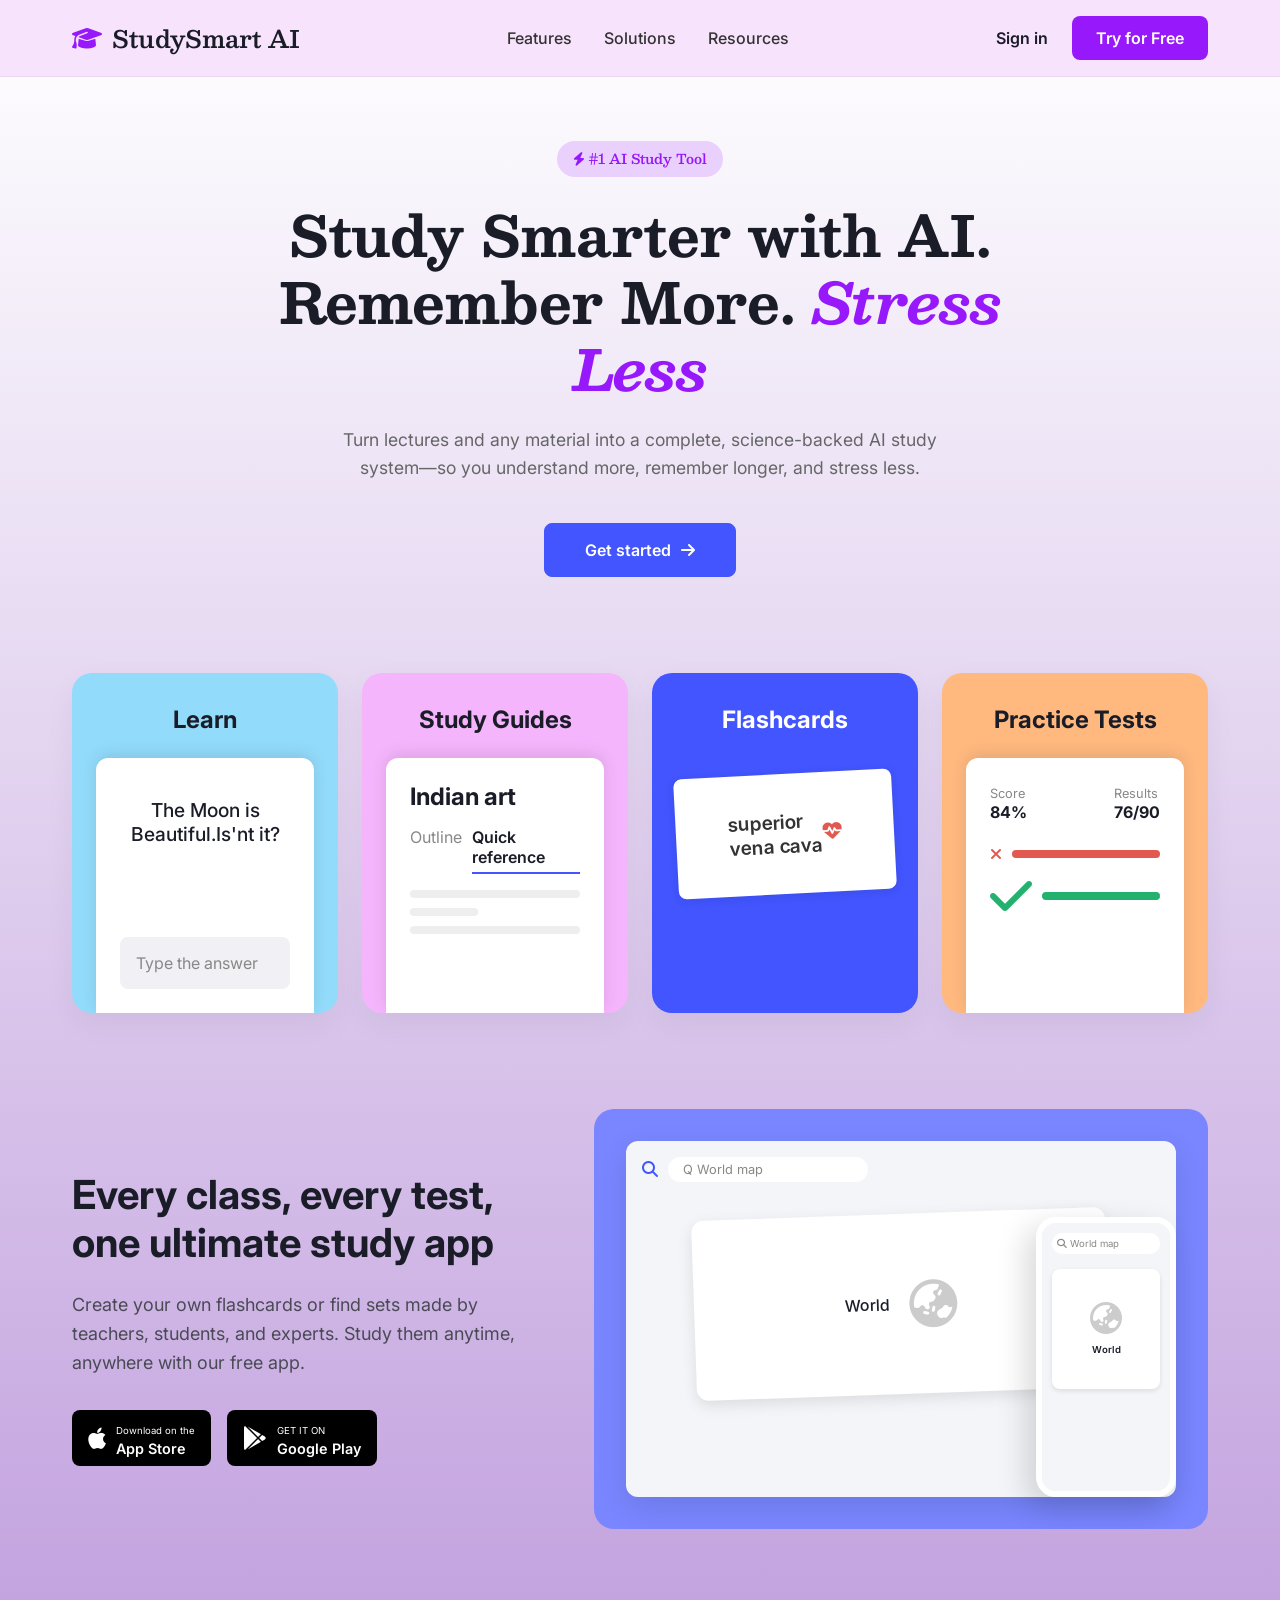
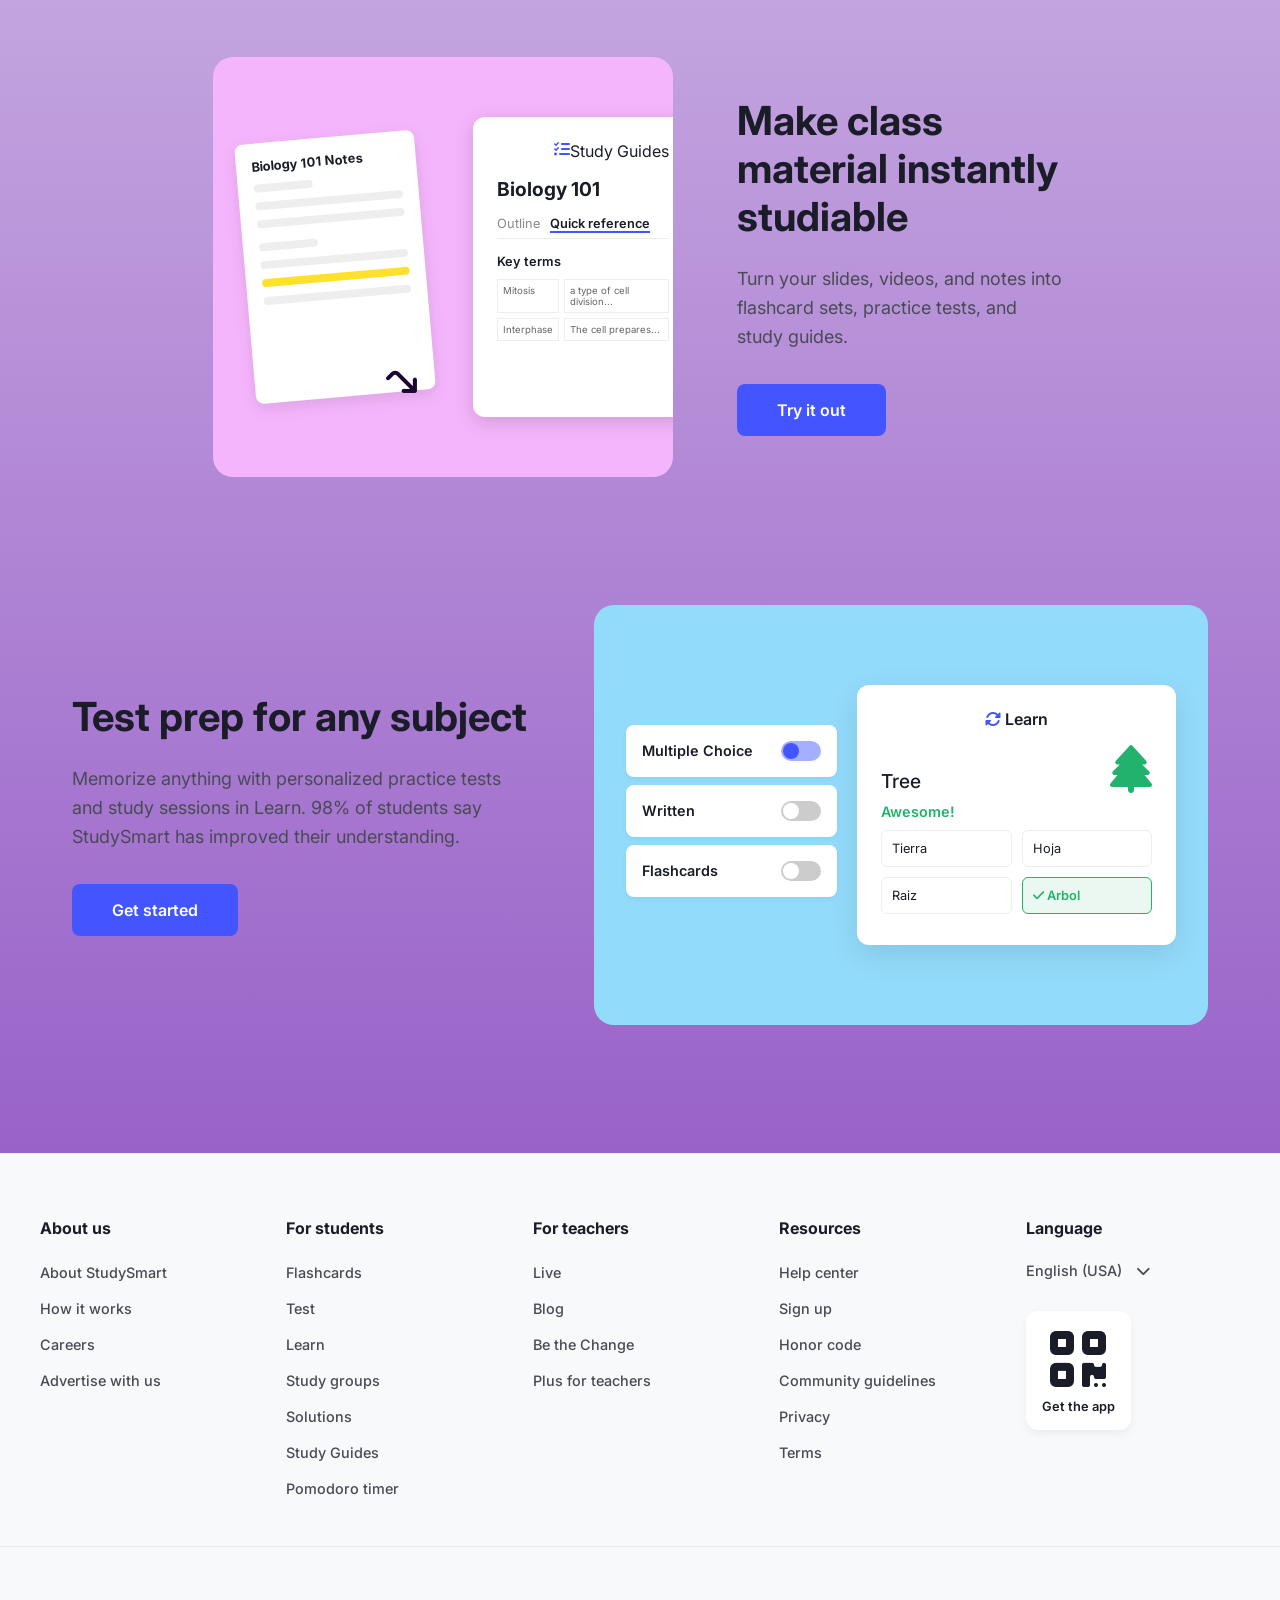
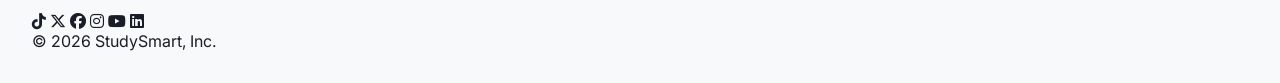
<file: login.html>
<!DOCTYPE html>
<html lang="en">
<head>
    <meta charset="UTF-8">
    <meta name="viewport" content="width=device-width, initial-scale=1.0">
    <title>StudySmart AI | The Ultimate Study App</title>
    <link rel="stylesheet" href="https://cdnjs.cloudflare.com/ajax/libs/font-awesome/6.5.0/css/all.min.css">
    <link rel="stylesheet" href="login-style.css">
    <script src="https://accounts.google.com/gsi/client" async defer></script>
</head>
<body>

    <header>
        <nav>
            <a href="#" class="logo">
                <i class="fa-solid fa-graduation-cap"></i> StudySmart AI
            </a>
            <ul class="nav-links">
                <li><a href="#">Features</a></li>
                <li><a href="#">Solutions</a></li>
                <li><a href="#">Resources</a></li>
            </ul>
            <div class="nav-actions">
                <a href="#" id="nav-login-btn" class="sign-in-btn">Sign in</a>
                <a href="#" id="nav-register-btn" class="try-free-btn">Try for Free</a>
            </div>
        </nav>
    </header>

    <section class="hero">
        <div class="badge">
            <i class="fa-solid fa-bolt"></i> #1 AI Study Tool
        </div>
        
        <h1>Study Smarter with AI.<br>Remember More. <i>Stress Less</i></h1>
        
        <p class="subtitle">
            Turn lectures and any material into a complete, science-backed AI study system—so you understand more, remember longer, and stress less.
        </p>

        <div class="cta-group">
            <a href="#" id="hero-register-btn" class="btn-large btn-primary">
                Get started <i class="fa-solid fa-arrow-right"></i>
            </a>
        </div>
    </section>

    <section class="features-grid">
        <div class="qz-card bg-cyan">
            <h3>Learn</h3>
            <div class="mockup-inner">
                <div class="mock-text-center">The Moon is Beautiful.Is'nt it?</div>
                <div class="mock-input-box">Type the answer</div>
            </div>
        </div>

        <div class="qz-card bg-pink">
            <h3>Study Guides</h3>
            <div class="mockup-inner">
                <div class="mock-title">Indian art</div>
                <div class="mock-tabs">
                    <span class="mock-tab">Outline</span>
                    <span class="mock-tab active">Quick reference</span>
                </div>
                <div class="mock-line"></div>
                <div class="mock-line short"></div>
                <div class="mock-line"></div>
            </div>
        </div>

        <div class="qz-card bg-blue">
            <h3>Flashcards</h3>
            <div class="mockup-inner no-shadow">
                <div class="flashcard-stack">
                    <span>superior<br>vena cava</span>
                    <i class="fa-solid fa-heart-pulse text-red"></i>
                </div>
            </div>
        </div>

        <div class="qz-card bg-orange">
            <h3>Practice Tests</h3>
            <div class="mockup-inner">
                <div class="mock-score-row">
                    <div><span class="mock-label">Score</span><br><strong>84%</strong></div>
                    <div><span class="mock-label">Results</span><br><strong>76/90</strong></div>
                </div>
                <div class="mock-result-row">
                    <i class="fa-solid fa-xmark text-red"></i>
                    <div class="mock-line red flex-1"></div>
                </div>
                <div class="mock-result-row">
                    <i class="fa-solid fa-check text-green"></i>
                    <div class="mock-line green flex-1"></div>
                </div>
            </div>
        </div>
    </section>

    <section class="feature-block">
        <div class="feature-text">
            <h2>Every class, every test, one ultimate study app</h2>
            <p>Create your own flashcards or find sets made by teachers, students, and experts. Study them anytime, anywhere with our free app.</p>
            <div class="store-buttons">
                <a href="#" class="store-btn">
                    <i class="fa-brands fa-apple"></i>
                    <div><span class="store-label">Download on the</span><br><span class="store-title">App Store</span></div>
                </a>
                <a href="#" class="store-btn">
                    <i class="fa-brands fa-google-play"></i>
                    <div><span class="store-label">GET IT ON</span><br><span class="store-title">Google Play</span></div>
                </a>
            </div>
        </div>
        <div class="feature-visual visual-bg-blue">
            <div class="abstract-window">
                <div class="abstract-search">
                    <i class="fa-solid fa-magnifying-glass text-blue"></i>
                    <div class="search-bar">Q World map</div>
                </div>
                <div class="abstract-card">
                    <span>World</span>
                    <i class="fa-solid fa-earth-asia text-gray"></i>
                </div>
            </div>
            <div class="abstract-phone">
                 <div class="phone-inner">
                    <div class="phone-search"><i class="fa-solid fa-magnifying-glass"></i> World map</div>
                    <div class="phone-card">
                        <i class="fa-solid fa-earth-asia text-gray"></i>
                        <span>World</span>
                    </div>
                 </div>
            </div>
        </div>
    </section>

    <section class="feature-block reverse">
        <div class="feature-text">
            <h2>Make class material instantly studiable</h2>
            <p>Turn your slides, videos, and notes into flashcard sets, practice tests, and study guides.</p>
            <a href="#" class="btn-qz-blue">Try it out</a>
        </div>
        <div class="feature-visual visual-bg-pink">
            <div class="abstract-doc">
                <div class="doc-title">Biology 101 Notes</div>
                <div class="mock-line short"></div><div class="mock-line"></div><div class="mock-line"></div>
                <div class="mock-line short mt-3"></div><div class="mock-line"></div>
                <div class="mock-line yellow"></div><div class="mock-line"></div>
            </div>
            <i class="fa-solid fa-arrow-turn-down abstract-arrow"></i>
            <div class="abstract-app">
                <div class="app-badge"><i class="fa-solid fa-list-check text-blue"></i> Study Guides</div>
                <div class="app-title">Biology 101</div>
                <div class="app-tabs">
                    <span>Outline</span>
                    <span class="active">Quick reference</span>
                </div>
                <div class="app-header">Key terms</div>
                <div class="app-grid">
                    <div class="grid-box">Mitosis</div><div class="grid-box">a type of cell division...</div>
                    <div class="grid-box">Interphase</div><div class="grid-box">The cell prepares...</div>
                </div>
            </div>
        </div>
    </section>

    <section class="feature-block">
        <div class="feature-text">
            <h2>Test prep for any subject</h2>
            <p>Memorize anything with personalized practice tests and study sessions in Learn. 98% of students say StudySmart has improved their understanding.</p>
            <a href="#" class="btn-qz-blue">Get started</a>
        </div>
        <div class="feature-visual visual-bg-cyan">
            <div class="toggle-container">
                <div class="toggle-row">Multiple Choice <div class="toggle-switch active"></div></div>
                <div class="toggle-row">Written <div class="toggle-switch"></div></div>
                <div class="toggle-row">Flashcards <div class="toggle-switch"></div></div>
            </div>
            <div class="abstract-test">
                <div class="test-header"><i class="fa-solid fa-rotate text-blue"></i> Learn</div>
                <div class="test-subject">
                    <span>Tree</span>
                    <i class="fa-solid fa-tree text-green"></i>
                </div>
                <div class="test-feedback">Awesome!</div>
                <div class="test-options">
                    <div class="option-box">Tierra</div>
                    <div class="option-box">Hoja</div>
                    <div class="option-box">Raiz</div>
                    <div class="option-box correct"><i class="fa-solid fa-check"></i> Arbol</div>
                </div>
            </div>
        </div>
    </section>

    <footer>
        <div class="footer-grid">
            <div class="footer-col">
                <h4>About us</h4>
                <ul>
                    <li><a href="#">About StudySmart</a></li>
                    <li><a href="#">How it works</a></li>
                    <li><a href="#">Careers</a></li>
                    <li><a href="#">Advertise with us</a></li>
                </ul>
            </div>
            <div class="footer-col">
                <h4>For students</h4>
                <ul>
                    <li><a href="#">Flashcards</a></li>
                    <li><a href="#">Test</a></li>
                    <li><a href="#">Learn</a></li>
                    <li><a href="#">Study groups</a></li>
                    <li><a href="#">Solutions</a></li>
                    <li><a href="#">Study Guides</a></li>
                    <li><a href="#">Pomodoro timer</a></li>
                </ul>
            </div>
            <div class="footer-col">
                <h4>For teachers</h4>
                <ul>
                    <li><a href="#">Live</a></li>
                    <li><a href="#">Blog</a></li>
                    <li><a href="#">Be the Change</a></li>
                    <li><a href="#">Plus for teachers</a></li>
                </ul>
            </div>
            <div class="footer-col">
                <h4>Resources</h4>
                <ul>
                    <li><a href="#">Help center</a></li>
                    <li><a href="#">Sign up</a></li>
                    <li><a href="#">Honor code</a></li>
                    <li><a href="#">Community guidelines</a></li>
                    <li><a href="#">Privacy</a></li>
                    <li><a href="#">Terms</a></li>
                </ul>
            </div>
            <div class="footer-col">
                <h4>Language</h4>
                <div class="language-selector">English (USA) <i class="fa-solid fa-chevron-down ml-2"></i></div>
                <div class="qr-code">
                    <i class="fa-solid fa-qrcode"></i>
                    <div class="qr-text">Get the app</div>
                </div>
            </div>
        </div>
    </footer>

    <div id="auth-modal" class="modal-overlay hidden">
        <div class="modal-close" id="close-modal"><i class="fa-solid fa-xmark"></i></div>
        
        <div class="container" id="container">
            <div class="form-container sign-up-container">
                <form action="#" id="register-form">
                    <h1>Create Account</h1>
                    <span>Join millions studying smarter.</span>
                    <input type="text" id="reg-username" placeholder="Choose a Username" required />
                    <input type="email" id="reg-email" placeholder="Enter your Email" required />
                    <input type="password" id="reg-password" placeholder="Create a Password" required />
                    
                    <div class="role-selector">
                        <input type="radio" id="role-student" name="reg-role" value="student" checked>
                        <label for="role-student"><i class="fa-solid fa-user-graduate"></i> Student</label>
                        
                        <input type="radio" id="role-teacher" name="reg-role" value="teacher">
                        <label for="role-teacher"><i class="fa-solid fa-chalkboard-user"></i> Teacher</label>
                    </div>
                    
                    <button type="submit" class="auth-btn">Sign Up</button>
                    <div class="divider"><span>OR</span></div>
                    <button type="button" class="google-btn" onclick="googleAuth()">
                        <i class="fa-brands fa-google"></i> Continue with Google
                    </button>
                    
                </form>
            </div>

            <div class="form-container sign-in-container">
                <form action="#" id="login-form">
                    <h1>Welcome Back</h1>
                    <span>Access your AI study tools</span>
                    
                    
                    <input type="text" id="log-username" placeholder="Username" required />
                    <input type="password" id="log-password" placeholder="Password" required />
                    
                    <a href="#" class="forgot-link">Forgot your password?</a>
                    <button type="submit" class="auth-btn">Sign In</button>
                    <div class="divider"><span>OR</span></div>
                    <button type="button" class="google-btn" onclick="googleAuth()">
        <i class="fa-brands fa-google"></i> Continue with Google
    </button>
    
                    
                </form>
            </div>

            <div class="overlay-container">
                <div class="overlay">
                    <div class="overlay-panel overlay-left">
                        <div class="icon-circle"><i class="fa-solid fa-brain"></i></div>
                        <h2>Already have an account?</h2>
                        <p>Login to connect with your AI Tutor and track your progress.</p>
                        <button type="button" class="ghost auth-btn" id="signIn">Sign In</button>
                    </div>
                    <div class="overlay-panel overlay-right">
                        <div class="icon-circle"><i class="fa-solid fa-rocket"></i></div>
                        <h2>Study smarter.<br><i>Learn faster.</i></h2>
                        <p>Enter your details to start your journey with our AI study system.</p>
                        <button type="button" class="ghost auth-btn" id="signUp">Create Account</button>
                    </div>
                </div>
            </div>
        </div>
    </div>

    <script src="login-script.js" defer></script>
    <footer class="simple-footer">
        <div class="social-links">
            <i class="fa-brands fa-tiktok"></i>
            <i class="fa-brands fa-x-twitter"></i>
            <i class="fa-brands fa-facebook"></i>
            <i class="fa-brands fa-instagram"></i>
            <i class="fa-brands fa-youtube"></i>
            <i class="fa-brands fa-linkedin"></i>
        </div>
        <div class="copyright">
            &copy; 2026 StudySmart, Inc.
        </div>
    </footer>
</body>
</html>
</file>
<file: login-style.css>
@import url('https://fonts.googleapis.com/css2?family=Inter:wght@400;500;600;700&family=Besley:ital,wght@0,600;1,600&display=swap');

:root {
    --primary: #9718FB;
    --qz-blue: #4255ff;
    --qz-light-blue: #93dbfb;
    --qz-pink: #f5b5fc;
    --qz-orange: #ffb97f;
    --qz-text: #1a1d28;
    --text-muted: #666666;
    --bg-gradient: linear-gradient(180deg, #ffffff 0%, #8544be 100%);
}

* { margin: 0; padding: 0; box-sizing: border-box; }

body {
    font-family: 'Inter', sans-serif; background: var(--bg-gradient);
    min-height: 100vh; color: var(--qz-text); display: flex; flex-direction: column; overflow-x: hidden;
}

/* --- HEADER & NAV --- */
header {
    background: rgba(248, 224, 253, 0.9); backdrop-filter: blur(10px);
    position: sticky; top: 0; z-index: 10; border-bottom: 1px solid rgba(0,0,0,0.05);
}
nav { max-width: 1200px; margin: 0 auto; padding: 1rem 2rem; display: flex; justify-content: space-between; align-items: center; }
.logo { display: flex; align-items: center; gap: 10px; font-family: 'Besley', serif; font-size: 1.5rem; font-weight: 600; color: var(--qz-text); text-decoration: none; }
.logo i { color: var(--primary); }
.nav-links { display: flex; gap: 2rem; list-style: none; }
.nav-links a { text-decoration: none; color: #333; font-weight: 500; transition: color 0.2s; }
.nav-links a:hover { color: var(--primary); }
.nav-actions { display: flex; align-items: center; gap: 1.5rem; }
.sign-in-btn { text-decoration: none; color: var(--qz-text); font-weight: 600; }
.try-free-btn { background: var(--primary); color: white; text-decoration: none; padding: 0.75rem 1.5rem; border-radius: 8px; font-weight: 600; transition: opacity 0.2s; }
.try-free-btn:hover { opacity: 0.9; }

/* --- HERO SECTION --- */
.hero { flex: 1; display: flex; flex-direction: column; align-items: center; text-align: center; padding: 4rem 2rem 2rem; max-width: 800px; margin: 0 auto; }
.badge { background: #EAD1FD; color: var(--primary); padding: 0.4rem 1rem; border-radius: 20px; font-size: 0.85rem; font-weight: 600; font-family: 'Besley', serif; margin-bottom: 1.5rem; }
h1 { font-family: 'Besley', serif; font-size: 3.5rem; line-height: 1.2; margin-bottom: 1.5rem; }
h1 i { color: var(--primary); font-style: italic; }
.subtitle { font-size: 1.1rem; line-height: 1.6; color: var(--text-muted); margin-bottom: 2.5rem; max-width: 600px; }
.cta-group { display: flex; justify-content: center; margin-bottom: 2rem; }
.btn-large { padding: 1rem 2.5rem; border-radius: 8px; font-size: 1rem; font-weight: 600; text-decoration: none; display: inline-flex; align-items: center; gap: 10px; cursor: pointer; transition: opacity 0.2s; }
.btn-primary { background: var(--qz-blue); color: white; border: 1px solid var(--qz-blue); }
.btn-primary:hover { opacity: 0.9; }

/* --- 4 CARDS GRID --- */
.features-grid { display: grid; grid-template-columns: repeat(auto-fit, minmax(240px, 1fr)); gap: 1.5rem; max-width: 1200px; margin: 2rem auto 6rem; padding: 0 2rem; }
.qz-card { border-radius: 20px; padding: 2rem 1.5rem 0; height: 340px; display: flex; flex-direction: column; align-items: center; overflow: hidden; box-shadow: 0 10px 30px rgba(0,0,0,0.05); transition: transform 0.2s; }
.qz-card:hover { transform: translateY(-5px); }
.qz-card h3 { font-family: 'Inter', sans-serif; font-size: 1.5rem; font-weight: 700; margin-bottom: 1.5rem; color: var(--qz-text); }
.qz-card.bg-blue h3 { color: white; }
.mockup-inner { width: 100%; flex: 1; background: white; border-radius: 12px 12px 0 0; box-shadow: 0 -4px 15px rgba(0,0,0,0.1); padding: 1.5rem; display: flex; flex-direction: column; position: relative; }
.mockup-inner.no-shadow { background: transparent; box-shadow: none; padding: 0; }

.bg-cyan { background-color: var(--qz-light-blue); }
.bg-pink { background-color: var(--qz-pink); }
.bg-blue { background-color: var(--qz-blue); }
.bg-orange { background-color: var(--qz-orange); }

/* Card Mini UI Details */
.mock-text-center { font-size: 1.2rem; font-weight: 500; margin-bottom: 2rem; margin-top: 1rem; text-align: center; }
.mock-input-box { margin-top: auto; background: #f0f0f5; padding: 1rem; border-radius: 8px; color: #888; }
.mock-title { font-size: 1.5rem; font-weight: 700; margin-bottom: 1rem; }
.mock-tabs { display: flex; gap: 10px; margin-bottom: 1rem; }
.mock-tab { color: #888; }
.mock-tab.active { border-bottom: 2px solid var(--qz-blue); padding-bottom: 5px; font-weight: 600; color: var(--qz-text); }
.mock-line { height: 8px; border-radius: 4px; background: #eee; margin-bottom: 10px; }
.mock-line.short { width: 40%; }
.mock-line.yellow { background: #ffe02a; }
.mock-line.green { background: #23b26d; width: 70%; margin: 0; }
.mock-line.red { background: #e25950; width: 50%; margin: 0; }
.flashcard-stack { background: white; width: 100%; height: 120px; border-radius: 8px; box-shadow: 0 2px 10px rgba(0,0,0,0.1); display: flex; align-items: center; justify-content: center; transform: rotate(-3deg); font-weight: 600; color: #333; font-size: 1.2rem; margin-top: 1rem; }
.text-red { color: #e25950; }
.text-green { color: #23b26d; font-size: 3rem; }
.mock-score-row { display: flex; justify-content: space-between; margin-bottom: 1.5rem; }
.mock-label { font-size: 0.8rem; color: #888; }
.mock-result-row { display: flex; align-items: center; gap: 10px; margin-bottom: 10px; }
.flex-1 { flex: 1; }
.mt-3 { margin-top: 15px; }

/* --- FEATURE BLOCKS --- */
.feature-block { display: flex; align-items: center; justify-content: space-between; max-width: 1200px; margin: 0 auto 8rem; padding: 0 2rem; gap: 4rem; }
.feature-block.reverse { flex-direction: row-reverse; }
.feature-text { flex: 1; }
.feature-text h2 { font-size: 2.5rem; font-family: 'Inter', sans-serif; font-weight: 700; margin-bottom: 1.5rem; color: var(--qz-text); line-height: 1.2; }
.feature-text p { font-size: 1.125rem; color: #4a4a55; line-height: 1.6; margin-bottom: 2rem; }
.store-buttons { display: flex; gap: 1rem; }
.store-btn { background: black; color: white; border-radius: 8px; padding: 0.5rem 1rem; display: flex; align-items: center; gap: 10px; text-decoration: none; }
.store-btn i { font-size: 1.5rem; }
.store-label { font-size: 0.6rem; }
.store-title { font-size: 0.9rem; font-weight: 600; }
.btn-qz-blue { background-color: var(--qz-blue); color: white; padding: 1rem 2.5rem; border-radius: 8px; text-decoration: none; font-weight: 600; display: inline-block; transition: opacity 0.2s; }
.btn-qz-blue:hover { opacity: 0.9; }

.feature-visual { flex: 1.2; height: 420px; border-radius: 20px; position: relative; overflow: hidden; display: flex; align-items: center; justify-content: center; padding: 2rem; }
.visual-bg-blue { background-color: #7986ff; }
.visual-bg-pink { background-color: var(--qz-pink); }
.visual-bg-cyan { background-color: var(--qz-light-blue); }

/* Feature Abstract Graphics */
.abstract-window { background: #f4f5f9; width: 100%; height: 100%; border-radius: 12px; box-shadow: 0 10px 30px rgba(0,0,0,0.1); padding: 1rem; }
.abstract-search { display: flex; align-items: center; gap: 10px; margin-bottom: 2rem; }
.text-blue { color: var(--qz-blue); }
.search-bar { background: white; border-radius: 20px; padding: 5px 15px; font-size: 0.8rem; color: #888; width: 200px; }
.abstract-card { background: white; border-radius: 12px; width: 80%; height: 180px; margin: 0 auto; box-shadow: 0 5px 15px rgba(0,0,0,0.1); display: flex; align-items: center; justify-content: center; gap: 20px; transform: rotate(-2deg); font-weight: 500; }
.text-gray { font-size: 3rem; color: #ccc; }
.abstract-phone { position: absolute; right: 2rem; bottom: 2rem; width: 140px; height: 280px; background: #f4f5f9; border-radius: 20px; box-shadow: -10px 10px 30px rgba(0,0,0,0.15); border: 6px solid white; }
.phone-inner { background: #f4f5f9; height: 100%; border-radius: 14px; padding: 10px; }
.phone-search { background: white; border-radius: 10px; padding: 5px; font-size: 0.6rem; color: #888; margin-bottom: 15px; }
.phone-card { background: white; border-radius: 8px; height: 120px; display: flex; flex-direction: column; align-items: center; justify-content: center; box-shadow: 0 2px 5px rgba(0,0,0,0.1); font-size: 0.6rem; font-weight: 600; }
.phone-card i { font-size: 2rem; margin-bottom: 10px; }

.abstract-doc { background: white; border-radius: 8px; width: 180px; height: 260px; position: absolute; left: 2rem; transform: rotate(-5deg); box-shadow: 0 5px 15px rgba(0,0,0,0.1); padding: 1rem; }
.doc-title { font-weight: 700; font-size: 0.8rem; margin-bottom: 10px; }
.abstract-arrow { font-size: 2rem; color: #1E0532; position: absolute; left: 180px; bottom: 80px; transform: rotate(-45deg); }
.abstract-app { background: white; border-radius: 12px; width: 220px; height: 300px; position: absolute; right: -20px; box-shadow: 0 5px 20px rgba(0,0,0,0.15); padding: 1.5rem; }
.app-badge { display: flex; justify-content: flex-end; margin-bottom: 1rem; }
.app-badge span { background: #f4f5f9; padding: 5px 10px; border-radius: 6px; font-size: 0.8rem; font-weight: 600; }
.app-title { font-weight: 700; font-size: 1.2rem; margin-bottom: 15px; }
.app-tabs { display: flex; gap: 10px; margin-bottom: 15px; border-bottom: 1px solid #eee; padding-bottom: 5px; font-size: 0.8rem; color: #888; }
.app-tabs .active { font-weight: 600; border-bottom: 2px solid var(--qz-blue); color: var(--qz-text); }
.app-header { font-size: 0.8rem; font-weight: 600; margin-bottom: 10px; }
.app-grid { display: grid; grid-template-columns: 1fr 2fr; gap: 5px; font-size: 0.6rem; color: #666; }
.grid-box { border: 1px solid #eee; padding: 5px; }

.toggle-container { display: flex; flex-direction: column; width: 40%; margin-right: 20px; z-index: 2; }
.toggle-row { display: flex; justify-content: space-between; align-items: center; background: white; padding: 1rem; border-radius: 8px; margin-bottom: 0.5rem; box-shadow: 0 2px 5px rgba(0,0,0,0.05); font-weight: 600; font-size: 0.9rem;}
.toggle-switch { width: 40px; height: 20px; background: #ccc; border-radius: 10px; position: relative; }
.toggle-switch.active { background: #a5afff; }
.toggle-switch.active::after { content: ''; position: absolute; right: 2px; top: 2px; width: 16px; height: 16px; background: var(--qz-blue); border-radius: 50%; }
.toggle-switch::after { content: ''; position: absolute; left: 2px; top: 2px; width: 16px; height: 16px; background: white; border-radius: 50%; }
.abstract-test { background: white; border-radius: 12px; width: 60%; height: 260px; box-shadow: 0 10px 30px rgba(0,0,0,0.1); padding: 1.5rem; display: flex; flex-direction: column; }
.test-header { text-align: center; font-weight: 600; margin-bottom: 1rem; }
.test-subject { display: flex; justify-content: space-between; align-items: flex-end; margin-bottom: 10px; font-size: 1.2rem; font-weight: 500; }
.test-feedback { color: #23b26d; font-weight: 600; font-size: 0.9rem; margin-bottom: 10px; }
.test-options { display: grid; grid-template-columns: 1fr 1fr; gap: 10px; }
.option-box { border: 1px solid #eee; padding: 10px; border-radius: 6px; font-size: 0.8rem; }
.option-box.correct { border-color: #23b26d; background: #eaf8f1; color: #23b26d; font-weight: 600; }

/* --- FOOTER --- */
footer { background: #f8f9fa; padding: 4rem 2rem 2rem; font-family: 'Inter', sans-serif; border-top: 1px solid #eaeaef; }
.footer-grid { max-width: 1200px; margin: 0 auto; display: grid; grid-template-columns: repeat(auto-fit, minmax(150px, 1fr)); gap: 2rem; }
.footer-col h4 { font-size: 1rem; font-weight: 700; margin-bottom: 1.5rem; color: var(--qz-text); }
.footer-col ul { list-style: none; padding: 0; }
.footer-col ul li { margin-bottom: 1rem; }
.footer-col ul li a { color: #4a4a55; text-decoration: none; font-size: 0.9rem; font-weight: 500; transition: color 0.2s; }
.footer-col ul li a:hover { color: var(--qz-blue); }
.language-selector { margin-bottom: 2rem; font-size: 0.9rem; color: #4a4a55; font-weight: 500; }
.qr-code { background: white; padding: 1rem; border-radius: 12px; display: inline-block; text-align: center; box-shadow: 0 4px 10px rgba(0,0,0,0.05);}
.qr-code i { font-size: 4rem; margin-bottom: 0.5rem; }
.qr-text { font-size: 0.8rem; font-weight: 600; }
.ml-2 { margin-left: 10px; }

/* --- MODAL OVERLAY (Authentication) --- */
/* Update your modal-overlay in CSS */
/* --- MODAL OVERLAY (Authentication) --- */
.modal-overlay { 
    position: fixed; 
    top: 0; 
    left: 0; 
    width: 100vw; 
    height: 100vh; 
    background: rgba(30, 5, 50, 0.8); 
    backdrop-filter: blur(8px); 
    display: flex; 
    justify-content: center; 
    align-items: center; 
    z-index: 1000; 
    opacity: 1; 
    transition: opacity 0.3s ease; 
}
.modal-overlay.hidden { opacity: 0; pointer-events: none; }
.modal-close { position: absolute; top: 30px; right: 40px; color: white; font-size: 2.5rem; cursor: pointer; transition: transform 0.2s; }
.modal-close:hover { transform: scale(1.1); }

/* Sliding Container inside Modal */
.container { background-color: #fff; border-radius: 20px; box-shadow: 0 14px 28px rgba(0,0,0,0.25); position: relative; overflow: hidden; width: 900px; max-width: 90%; min-height: 550px; }
.form-container { position: absolute; top: 0; height: 100%; transition: all 0.6s ease-in-out; }
.sign-in-container { left: 0; width: 50%; z-index: 2; }
.container.right-panel-active .sign-in-container { transform: translateX(100%); }
.sign-up-container { left: 0; width: 50%; opacity: 0; z-index: 1; }
.container.right-panel-active .sign-up-container { transform: translateX(100%); opacity: 1; z-index: 5; animation: show 0.6s; }

@keyframes show { 0%, 49.99% { opacity: 0; z-index: 1; } 50%, 100% { opacity: 1; z-index: 5; } }

.overlay-container { position: absolute; top: 0; left: 50%; width: 50%; height: 100%; overflow: hidden; transition: transform 0.6s ease-in-out; z-index: 100; }
.container.right-panel-active .overlay-container{ transform: translateX(-100%); }
.overlay { background: linear-gradient(to right, #8200da, var(--primary)); background-repeat: no-repeat; background-size: cover; color: #FFFFFF; position: relative; left: -100%; height: 100%; width: 200%; transform: translateX(0); transition: transform 0.6s ease-in-out; }
.container.right-panel-active .overlay { transform: translateX(50%); }
.overlay-panel { position: absolute; display: flex; align-items: center; justify-content: center; flex-direction: column; padding: 0 40px; text-align: center; top: 0; height: 100%; width: 50%; transform: translateX(0); transition: transform 0.6s ease-in-out; }
.overlay-left { transform: translateX(-20%); }
.container.right-panel-active .overlay-left { transform: translateX(0); }
.overlay-right { right: 0; transform: translateX(0); }
.container.right-panel-active .overlay-right { transform: translateX(20%); }

/* Auth Forms */
form { background-color: #FFFFFF; display: flex; align-items: center; justify-content: center; flex-direction: column; padding: 0 50px; height: 100%; text-align: center; }
form h1 { font-size: 2rem; margin-bottom: 0.5rem; color: var(--qz-text); font-family: 'Inter', sans-serif;}
form h2 { color: white; font-size: 1.8rem; font-family: 'Inter', sans-serif;}
form span { font-size: 14px; color: var(--text-muted); margin-bottom: 15px; }
input { background-color: #F8F8F8; border: 1px solid #E9EAEB; border-radius: 8px; padding: 12px 15px; margin: 8px 0; width: 100%; outline: none; transition: 0.2s; font-family: 'Inter', sans-serif;}
input:focus { border-color: var(--primary); }
.forgot-link { color: var(--primary); font-size: 14px; text-decoration: none; margin: 15px 0; }

.auth-btn { border-radius: 8px; border: 1px solid var(--primary); background-color: var(--primary); color: #FFFFFF; font-size: 14px; font-weight: 600; padding: 12px 45px; transition: transform 80ms ease-in, opacity 0.2s; cursor: pointer; width: 100%; margin-top: 10px; }
.auth-btn:hover { opacity: 0.9; }
.auth-btn:active { transform: scale(0.95); }
.auth-btn.ghost { background-color: transparent; border-color: #FFFFFF; width: auto; }

.role-selector { display: flex; gap: 15px; margin: 10px 0; width: 100%; }
.role-selector label { flex: 1; background: #F8F8F8; border: 1px solid #E9EAEB; padding: 10px; border-radius: 8px; cursor: pointer; font-size: 14px; font-weight: 500; transition: all 0.2s; }
.role-selector input[type="radio"] { display: none; }
.role-selector input[type="radio"]:checked + label { background: #F4E6FF; border-color: var(--primary); color: var(--primary); }

.icon-circle { background: rgba(255,255,255,0.1); width: 80px; height: 80px; border-radius: 50%; display: flex; align-items: center; justify-content: center; font-size: 2rem; margin-bottom: 20px; }

@media (max-width: 900px) {
    .feature-block, .feature-block.reverse { flex-direction: column; text-align: center; gap: 2rem;}
    .store-buttons { justify-content: center; }
}

.google-btn {
    width: 100%;
    padding: 12px;
    background: #ffffff;
    color: #555;
    border: 1px solid #ddd;
    border-radius: 8px;
    font-weight: 600;
    cursor: pointer;
    display: flex;
    align-items: center;
    justify-content: center;
    gap: 12px; /* Increased gap for better spacing */
    margin-bottom: 15px;
    transition: all 0.2s ease;
    font-family: 'Inter', sans-serif;
}

.google-btn:hover {
    background: #f8f8f8;
    border-color: #bbb;
    box-shadow: 0 2px 4px rgba(0,0,0,0.1);
}

/* This targets the FontAwesome icon specifically to make it look colorful */
.google-btn i {
    font-size: 1.2rem;
}

/* Manually style the icon to mimic the Google logo brand colors */
/* If you are using FontAwesome, add this specific class for coloring */
.google-btn i::before {
    background: conic-gradient(from -45deg, #ea4335 110deg, #4285f4 90deg 180deg, #34a853 180deg 270deg, #fbbc05 270deg) 0 0/100% 100% no-repeat;
    -webkit-background-clip: text;
    background-clip: text;
    color: transparent;
    -webkit-text-fill-color: transparent;
}
</file>
